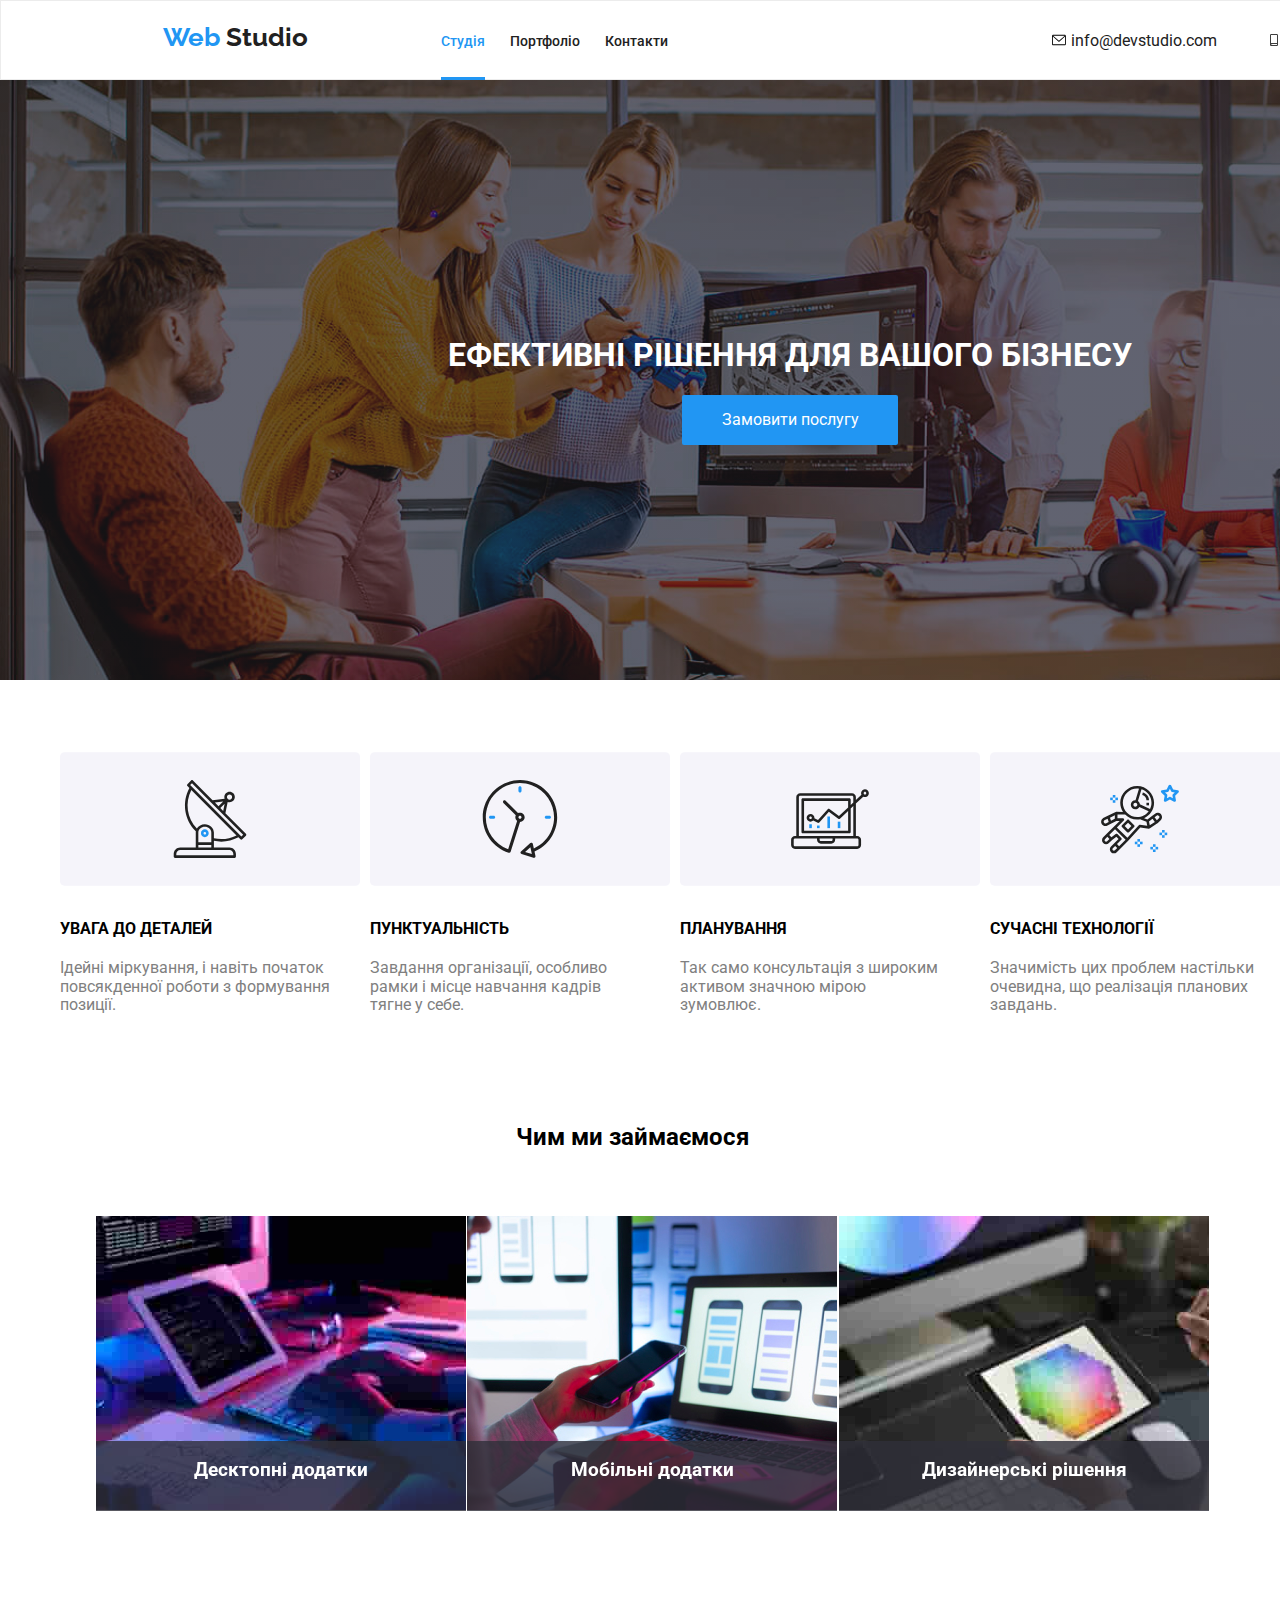
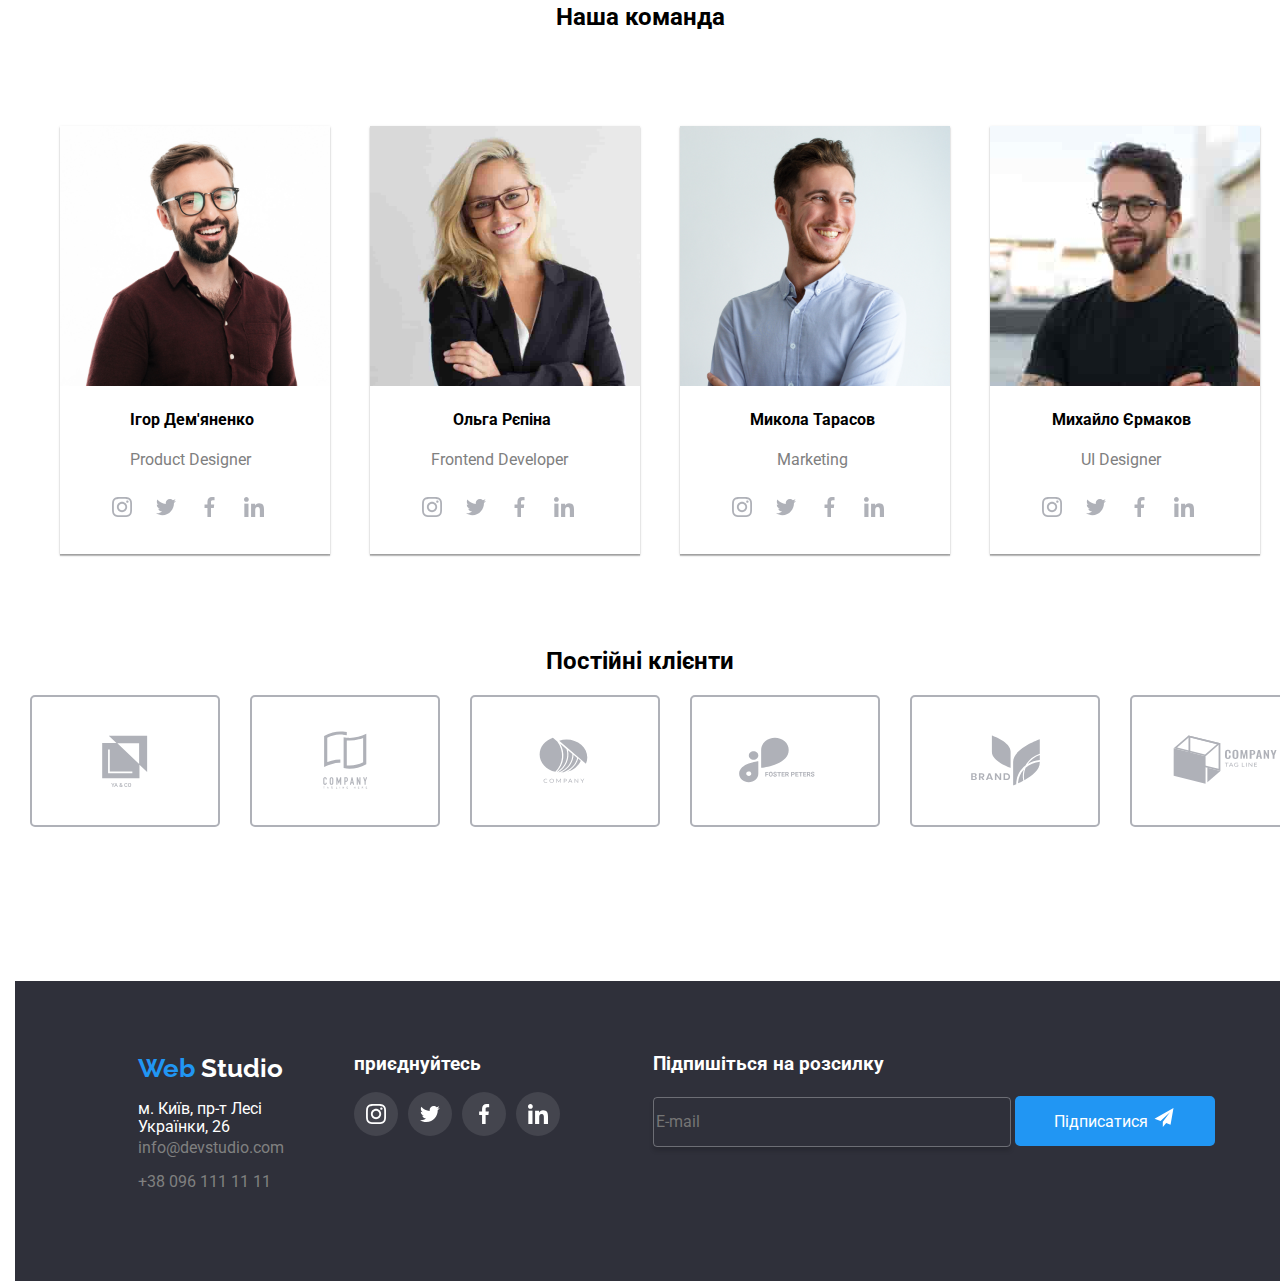
<file: index.html>
<!DOCTYPE html>
<html lang="en">
  <head>
    <meta charset="UTF-8" />
    <meta http-equiv="X-UA-Compatible" content="IE=edge" />
    <meta name="viewport" content="width=device-width, initial-scale=1.0" />
    <link rel="preconnect" href="https://fonts.googleapis.com" />
    <link rel="preconnect" href="https://fonts.gstatic.com" crossorigin />
    <link
      href="https://fonts.googleapis.com/css2?family=Montserrat:ital,wght@0,100..900;1,100..900&family=Roboto+Slab:wght@100..900&display=swap"
      rel="stylesheet"
    />

    <link rel="preconnect" href="https://fonts.gstatic.com" crossorigin />
    <link
      href="https://fonts.googleapis.com/css2?family=Raleway:ital,wght@0,100..900;1,100..900&family=Roboto:ital,wght@0,100;0,300;0,400;0,500;0,700;0,900;1,100;1,300;1,400;1,500;1,700;1,900&display=swap"
      rel="stylesheet"
    />
    <link rel="stylesheet" href="./style.css" />
    <link rel="stylesheet" href="./modern-normalize.css" />
    <link rel="stylesheet" href="./reset.css" />
    <title>Document</title>
  </head>
  <body>
    <header class="header-1">
      <div class="containers">
        <a href="" class="logo">Web <span class="studio-h">Studio</span> </a>

        <nav>
          <ul class="menu">
            <li class="menu-item">
              <a class="menu-link  menu-link2" href="./index.html"
                >Студія</a
              >
            </li>
            <li class="menu-item">
              <a class="menu-link " href="./portfolio.html"
                >Портфоліо</a
              >
            </li>
            <li class="menu-item">
              <a class="menu-link " href="#">Контакти</a>
            </li>
          </ul>
        </nav>


<div class="container-div">
  <ul class="contacs-list">
    <li class="contacs-item">
       <a href="#" class="contacs-link">
    <svg class="contacts-icon">
      <use href="./icomon/header.svg#icon-emeil"></use>
    </svg>
    info@devstudio.com
    
  </a></li>
    <li class="contacs-item"> 
      <a href="#" class="contacs-link">
    <svg  class="contacts-icon">
      <use href="./icomon/header.svg#icon-phone"></use>
    </svg>
    +38 096 111 11 11
    
  </a></li>
  </ul>
</div>




      </div>
    </header>
    <main>
      <section>
        <div class="main-text">
          <h1 class="h1">Ефективні рішення для вашого бізнесу</h1>
          <button class="main-button btn-open">Замовити послугу</button>
        </div>
        <div class="backdrop is-hidden">
          <div class="modal">
            
            <a href="#"  class=" modal-a" >
               <svg class="btn-close modal-a-svg transform">
                <use href="./icomon/sprite3.svg.svg#icon-close"></use>
              </svg>
            </a>
             
           
            <p class="modal-p">Залиште свої дані, ми вам передзвонимо</p>
            <form action="#" class="form-modal">
              <div class="form-group">
                <label class="contact-form-lebel" for="name-input">Ім'я</label>
                <div class="contacs-form-wrapper transform">
                  <svg class="contact-form-icon">
                    <use href="./icomon/sprtie4.svg.svg#icon-name"></use>
                  </svg>
                  <input
                    id="name-input"
                    class="contact-form-input"
                    type="text"
                  />
                </div>
              </div>

              <div class="form-group">
                <label class="contact-form-lebel" for="tel-input"
                  >Телефон</label
                >
                <div class="contacs-form-wrapper transform">
                  <svg class="contact-form-icon">
                    <use href="./icomon/sprtie4.svg.svg#icon-tel2"></use>
                  </svg>
                  <input
                    id="tel-input"
                    class="contact-form-input"
                    type="text"
                  />
                </div>
              </div>

              <div class="form-group">
                <label class="contact-form-lebel" for="gmail-input"
                  >Пошта</label
                >
                <div class="contacs-form-wrapper transform">
                  <svg class="contact-form-icon">
                    <use href="./icomon/sprtie4.svg.svg#icon-email2"></use>
                  </svg>
                  <input
                    id="gmail-input"
                    class="contact-form-input"
                    type="text"
                  />
                </div>
              </div>
              <div class="form-group">
                <label class="contact-form-lebel" for="textarea"
                  >Коментар</label
                >
                <div class="contacs-form-wrapper-textarea transform">
                  <textarea id="textarea" class="contact-form-textarea">
Введіть текст </textarea
                  >
                </div>
              </div>
              <div class="div-checkbox">
                <label for="checkbox" class="input-checkbox">
                  <input type="checkbox" id="checkbox" />
                </label>
                <p class="p-modal-span">
                  Погоджуюся з розсилкою та приймаю
                  <a href="#" class="contract">Умови договору</a>
                </p>
              </div>
<div class="div-button-modal">
<button class="button-modal" type="submit">Відправити</button>
</div>
              
            </form>
          </div>
        </div>
      </section>
      <section>
        <ul class="ul">
          <li class="ul-li">
            <svg><use href="./icomon/symbol-defs.svg#icon-1"></use></svg>
            <h4>УВАГА ДО ДЕТАЛЕЙ</h4>
            <p>
              Ідейні міркування, і навіть початок повсякденної роботи з
              формування позиції.
            </p>
          </li>
          <li class="ul-li">
            <svg><use href="./icomon/symbol-defs.svg#icon-2"></use></svg>
            <h4>ПУНКТУАЛЬНІСТЬ</h4>
            <p>
              Завдання організації, особливо рамки і місце навчання кадрів тягне
              у себе.
            </p>
          </li>
          <li class="ul-li">
            <svg><use href="./icomon/symbol-defs.svg#icon-3"></use></svg>
            <h4>ПЛАНУВАННЯ</h4>
            <p>
              Так само консультація з широким активом значною мірою зумовлює.
            </p>
          </li>
          <li class="ul-li">
            <svg><use href="./icomon/symbol-defs.svg#icon-4"></use></svg>
            <h4>СУЧАСНІ ТЕХНОЛОГІЇ</h4>
            <p>
              Значимість цих проблем настільки очевидна, що реалізація планових
              завдань.
            </p>
          </li>
        </ul>
      </section>

      <section class="container section">
        <h2>Чим ми займаємося</h2>
        <ul class="section ul">
          <li class="wo-bo-img">
            <div class="div-h3"><h3 class="h3">Десктопні додатки</h3></div>
            <img src="./box.jpg" alt="" />
          </li>
          <li class="wo-bo-img">
            <div class="div-h3"><h3 class="h3">Мобільні додатки</h3></div>
            <img src="./tel.jpg" alt="" />
          </li>
          <li class="wo-bo-img">
            <div class="div-h3"><h3 class="h3">Дизайнерські рішення</h3></div>
            <img src="./gd.jpg" alt="" />
          </li>
        </ul>
      </section>
      <section>
        <h2>Наша команда</h2>
        <ul class="section-ul">
          <li class="team-img">
            <img class="jpg10" src="./img (10).jpg" alt="" />
            <h4 class="qwr">Ігор Дем'яненко</h4>
            <p class="iop">Product Designer</p>

            <ul class="icoon-ul">
              <li>
                <a class="list-icoon transform" href="">
                  <svg class="icoon transform">
                    <use
                      href="./icomon/sprite.svg.svg#icon-instagram"
                    ></use></svg>
                </a>
              </li>
              <li>
                <a class="list-icoon transform" href="">
                  <svg class="icoon transform">
                    <use href="./icomon/sprite.svg.svg#icon-twitter"></use></svg>
                </a>
              </li>
              <li>
                <a class="list-icoon transform" href="">
                  <svg class="icoon transform">
                    <use
                      href="./icomon/sprite.svg.svg#icon-facebook"
                    ></use></svg>
                </a>
              </li>
              <li>
                <a class="list-icoon transform" href="">
                  <svg class="icoon transform">
                    <use
                      href="./icomon/sprite.svg.svg#icon-linkedin"
                    ></use></svg>
                </a>
              </li>
            </ul>
          </li>
          <li class="team-img">
            <img class="jpg10" src="./women.jpg" alt="" />
            <h4 class="asd">Ольга Рєпіна</h4>
            <p class="jkl">Frontend Developer</p>
            <ul class="icoon-ul">
              <li>
                <a class="list-icoon transform" href="">
                  <svg class="icoon transform">
                    <use
                      href="./icomon/sprite.svg.svg#icon-instagram"
                    ></use></svg>
                </a>
              </li>

              <li>
                <a class="list-icoon transform" href="">
                  <svg class="icoon transform">
                    <use href="./icomon/sprite.svg.svg#icon-twitter"></use></svg>
                </a>
              </li>
              <li>
                <a class="list-icoon transform" href="">
                  <svg class="icoon transform">
                    <use
                      href="./icomon/sprite.svg.svg#icon-facebook"
                    ></use></svg>
                  </a>
              </li>
              <li>
                <a class="list-icoon transform" href="">
                  <svg class="icoon transform">
                    <use
                      href="./icomon/sprite.svg.svg#icon-linkedin"
                    ></use></svg>
                </a>
              </li>
            </ul>
          </li>
          <li class="team-img">
            <img class="jpg10" src="./img (11).jpg" alt="" />
            <h4 class="zxc">Микола Тарасов</h4>
            <p class="bnm">Marketing</p>
           <ul class="icoon-ul">
              <li>
                <a class="list-icoon transform" href="">
                  <svg class="icoon transform">
                    <use
                      href="./icomon/sprite.svg.svg#icon-instagram"
                    ></use></svg>
                </a>
              </li>

              <li>
                <a class="list-icoon transform" href="">
                  <svg class="icoon transform">
                    <use href="./icomon/sprite.svg.svg#icon-twitter"></use></svg>
                </a>
              </li>
              <li>
                <a class="list-icoon transform" href="">
                  <svg class="icoon transform">
                    <use
                      href="./icomon/sprite.svg.svg#icon-facebook"
                    ></use></svg>
                  </a>
              </li>
              <li>
                <a class="list-icoon transform" href="">
                  <svg class="icoon transform">
                    <use
                      href="./icomon/sprite.svg.svg#icon-linkedin"
                    ></use></svg>
                </a>
              </li>
            </ul>
          </li>
          <li class="team-img">
            <img class="jpg10" src="./uld.jpg" alt="" />
            <h4 class="vbn">Михайло Єрмаков</h4>
            <p class="tgh">UI Designer</p>
           <ul class="icoon-ul">
              <li>
                <a class="list-icoon transform" href="">
                  <svg class="icoon transform">
                    <use
                      href="./icomon/sprite.svg.svg#icon-instagram"
                    ></use></svg>
                </a>
              </li>

              <li>
                <a class="list-icoon transform" href="">
                  <svg class="icoon transform">
                    <use href="./icomon/sprite.svg.svg#icon-twitter"></use></svg>
                </a>
              </li>
              <li>
                <a class="list-icoon transform" href="">
                  <svg class="icoon transform">
                    <use
                      href="./icomon/sprite.svg.svg#icon-facebook"
                    ></use></svg>
                  </a>
              </li>
              <li>
                <a class="list-icoon transform" href="">
                  <svg class="icoon transform">
                    <use
                      href="./icomon/sprite.svg.svg#icon-linkedin"
                    ></use></svg>
                </a>
              </li>
            </ul>
          </li>
        </ul>
      </section>
      <section>
        <h2>Постійні клієнти</h2>
        <ul class="ul-li-svg">
          <li class="li-svg transform">
            <svg class="gr transform">
              <use href="./icomon/symbol-defs.svg#icon-gr1"></use>
            </svg>
          </li>
          <li>
            <svg class="gr transform">
              <use href="./icomon/symbol-defs.svg#icon-gr2"></use>
            </svg>
          </li>
          <li>
            <svg class="gr transform">
              <use href="./icomon/symbol-defs.svg#icon-gr3"></use>
            </svg>
          </li>
          <li>
            <svg class="gr transform">
              <use href="./icomon/symbol-defs.svg#icon-gr4"></use>
            </svg>
          </li>
          <li>
            <svg class="gr transform">
              <use href="./icomon/symbol-defs.svg#icon-gr5"></use>
            </svg>
          </li>
          <li>
            <svg class="gr transform">
              <use href="./icomon/symbol-defs.svg#icon-gr6"></use>
            </svg>
          </li>
        </ul>
      </section>
    </main>
    <footer class="footer bg">
      <div class="container">
        <div class="pd">
          <div class="imgggg">
            <a href=" #" class="logo2">Web <span class="studio">Studio</span></a>
            <p class="p-fotter">м. Київ, пр-т Лесі Українки, 26</p>
            <p>info@devstudio.com</p>
            <p>+38 096 111 11 11</p>
          </div>

          <div class="po">
            <h3 class="footer-h3">приєднуйтесь</h3>
            <ul class="icoon-ulj">
              <li>
                <a class="a-svg transform" href=""
                  ><svg class="svg-footer">
                    <use
                      href="./icomon/sprite2.svg.svg#icon-instagram-2"
                    ></use></svg>
                </a>
              </li>
              <li>
                <a class="a-svg transform" href=""
                  ><svg class="svg-footer">
                    <use
                      href="./icomon/sprite2.svg.svg#icon-twiter2"
                    ></use></svg>
                </a>
              </li>
              <li>
                <a class="a-svg transform" href=""
                  ><svg class="svg-footer">
                    <use
                      href="./icomon/sprite2.svg.svg#icon-facebook2"
                    ></use></svg>
                </a>
              </li>
              <li>
                <a class="a-svg transform" href=""
                  ><svg class="svg-footer">
                    <use
                      href="./icomon/sprite2.svg.svg#icon-linkedin2"
                    ></use></svg>
                </a>
              </li>
            </ul>
          </div>
          <div class="div-footer">
            <h3 class="h3-foter">Підпишіться на розсилку</h3>
            <form action="#" class="form-svg">
              <input class="input-foter" placeholder="E-mail" type="email" />
              <button class="input-foter23" type="submit">
                Підписатися
                <svg class="foter-svgggg">
                  <use
                    class="svg-use"
                    href="./icomon/submit.svg#icon-submit"></use>
                </svg>
              </button>
            </form>
          </div>
        </div>
      </div>
    </footer>
    <script src="./modal.js"></script>
  </body>
</html>
</file>
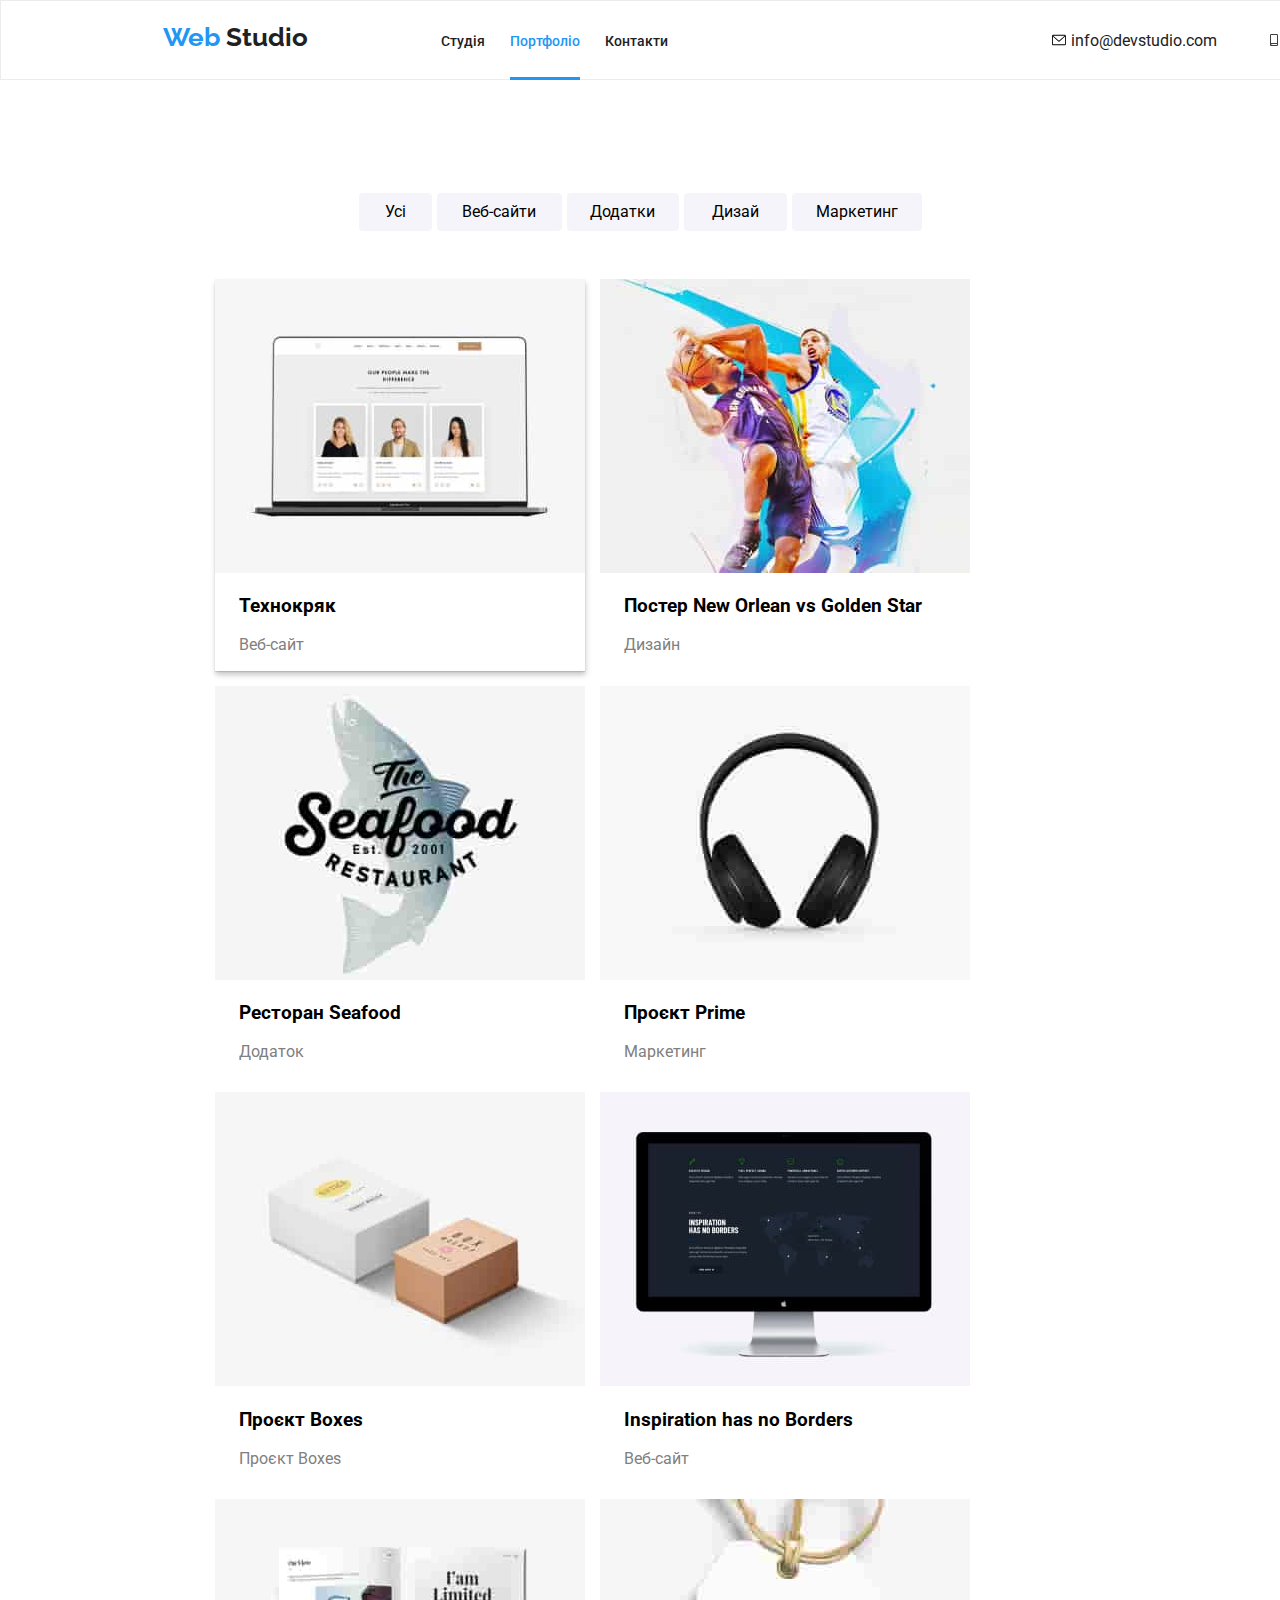
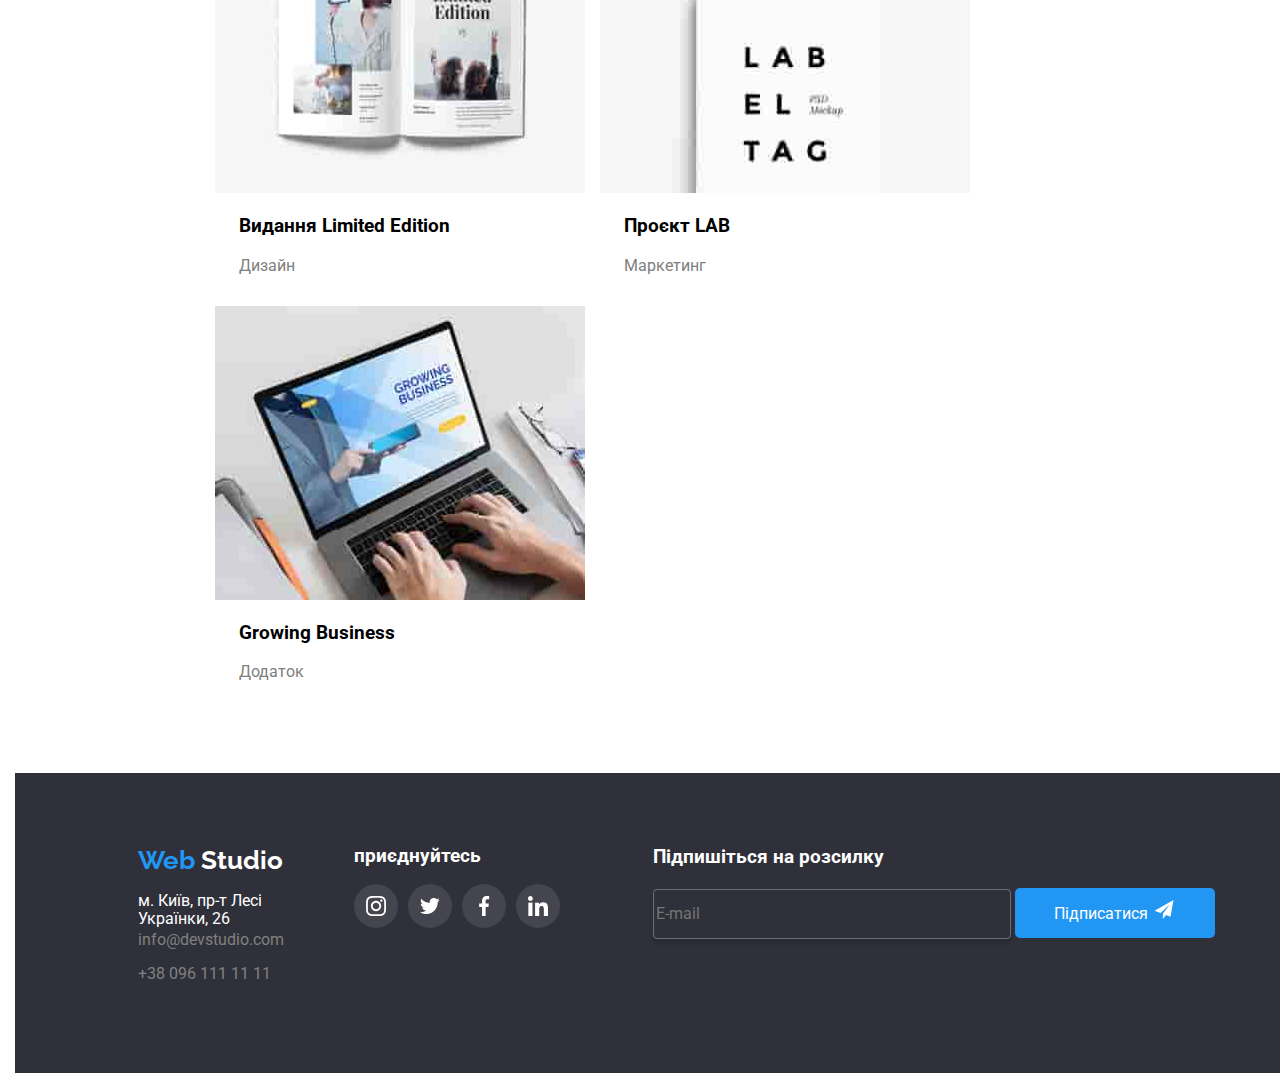
<file: portfolio.html>
<!DOCTYPE html>
<html lang="en">
  <head>
    <meta charset="UTF-8" />
    <meta http-equiv="X-UA-Compatible" content="IE=edge" />
    <meta name="viewport" content="width=device-width, initial-scale=1.0" />
    <link rel="preconnect" href="https://fonts.gstatic.com" crossorigin />
     <link
      href="https://fonts.googleapis.com/css2?family=Montserrat:ital,wght@0,100..900;1,100..900&family=Roboto+Slab:wght@100..900&display=swap"
      rel="stylesheet"
    />
    <link
      href="https://fonts.googleapis.com/css2?family=Raleway:ital,wght@0,100..900;1,100..900&family=Roboto:ital,wght@0,100;0,300;0,400;0,500;0,700;0,900;1,100;1,300;1,400;1,500;1,700;1,900&display=swap"
      rel="stylesheet"
    />
      <link rel="stylesheet" href="./style.css">
    <link rel="stylesheet" href="./modern-normalize.css">
    <link rel="stylesheet" href="./reset.css" />
    <title>Document</title>
  </head>
  <body>
    <header class="header-1">
      <div class="containers">
        <a href="./index.html" class="logo">Web <span class="studio-h">Studio</span> </a>

        <nav>
          <ul class="menu">
            <li class="menu-item">
              <a class="menu-link " href="./index.html"
                >Студія</a
              >
            </li>
            <li class="menu-item">
              <a class="menu-link  menu-link2" href="./portfolio.html"
                >Портфоліо</a
              >
            </li>
            <li class="menu-item">
              <a class="menu-link " href="#">Контакти</a>
            </li>
          </ul>
        </nav>


<div class="container-div">
  <ul class="contacs-list">
    <li class="contacs-item">
       <a href="#" class="contacs-link">
    <svg class="contacts-icon">
      <use href="./icomon/header.svg#icon-emeil"></use>
    </svg>
    info@devstudio.com
    
  </a></li>
    <li class="contacs-item"> 
      <a href="#" class="contacs-link">
    <svg  class="contacts-icon">
      <use href="./icomon/header.svg#icon-phone"></use>
    </svg>
    +38 096 111 11 11
    
  </a></li>
  </ul>
</div>




      </div>
    </header>
    <main class="color">
      <section class="container-section">
        <button class="btn btn-1 transform">Усі</button>
        <button class="btn btn-2 transform">Веб-сайти</button>
        <button class="btn btn-3 transform">Додатки</button>
        <button class="btn btn-4 transform">Дизай</button>
        <button class="btn btn-5 transform">Маркетинг</button>
      </section>

      <section class="section-portf">
        <ul class="potrf-ul">
            <li  class="li li-box   transform  li-hover"> 
              <h3 class="h3-div  ">Ресурс пропонує комплексні пропозиції з різним рівнем функціоналу та сервісів. Все це дозволить відвідувачу отримати вичерпні відомості про компанію чи приватну особу.</h3>
        
                <img  src="./1 (2).jpg" alt="">
                    <div class="div-portfolio"><h3>Технокряк</h3>
                <p>Веб-сайт</p></div>
            </li>
            <li class="li 1  transform   li-hover">
              <h3 class="h3-div   ">Ресурс пропонує комплексні пропозиції з різним рівнем функціоналу та сервісів. Все це дозволить відвідувачу отримати вичерпні відомості про компанію чи приватну особу.</h3>
        
                <img src="1 (1).jpg" alt="">
                    <div class="div-portfolio"><h3>Постер New Orlean vs Golden Star</h3>
                <p>Дизайн</p></div>
            </li>
            <li class="li   transform  li-hover"> 
              <h3 class="h3-div   ">Ресурс пропонує комплексні пропозиції з різним рівнем функціоналу та сервісів. Все це дозволить відвідувачу отримати вичерпні відомості про компанію чи приватну особу.</h3>
        
                <img src="./1 (4).jpg " alt="">
                    <div class="div-portfolio"><h3>Ресторан Seafood</h3>
                <p>Додаток</p></div>
            </li>
            <li class="li   transform  li-hover"><h3 class="h3-div   ">Ресурс пропонує комплексні пропозиції з різним рівнем функціоналу та сервісів. Все це дозволить відвідувачу отримати вичерпні відомості про компанію чи приватну особу.</h3>
        
                <img src="./1 (3).jpg" alt="">
                    <div class="div-portfolio"><h3>Проєкт Prime</h3>
                <p>Маркетинг</p></div>
            </li>
            <li class="li  transform   li-hover"><h3 class="h3-div   ">Ресурс пропонує комплексні пропозиції з різним рівнем функціоналу та сервісів. Все це дозволить відвідувачу отримати вичерпні відомості про компанію чи приватну особу.</h3>
        
                <img src="./4 (1).jpg" alt="">
                    <div class="div-portfolio"><h3>Проєкт Boxes</h3>
                <p>Проєкт Boxes</p></div>
            </li>
            <li class="li   transform  li-hover"><h3 class="h3-div   ">Ресурс пропонує комплексні пропозиції з різним рівнем функціоналу та сервісів. Все це дозволить відвідувачу отримати вичерпні відомості про компанію чи приватну особу.</h3>
        
                <img src="./pc.jpg" alt="">
                    <div class="div-portfolio"><h3>Inspiration has no Borders</h3>
                <p>Веб-сайт</p></div>
            </li>
            <li class="li li-hover"><h3 class="h3-div  ">Ресурс пропонує комплексні пропозиції з різним рівнем функціоналу та сервісів. Все це дозволить відвідувачу отримати вичерпні відомості про компанію чи приватну особу.</h3>
        
                <img src="./img (6).jpg" alt="">
                    <div class="div-portfolio"><h3>Видання Limited Edition</h3>
                <p>Дизайн</p></div>
            </li>
            <li class="li  transform   li-hover"><h3 class="h3-div   ">Ресурс пропонує комплексні пропозиції з різним рівнем функціоналу та сервісів. Все це дозволить відвідувачу отримати вичерпні відомості про компанію чи приватну особу.</h3>
        
                <img src="./img (7).jpg" alt="">
                    <div class="div-portfolio"><h3>Проєкт LAB</h3>
                <p>Маркетинг</p></div>
            </li>
            <li class="li   transform  li-hover">
              <h3 class="h3-div   ">Ресурс пропонує комплексні пропозиції з різним рівнем функціоналу та сервісів. Все це дозволить відвідувачу отримати вичерпні відомості про компанію чи приватну особу.</h3>
        
                <img src="./img (9).jpg" alt="">
                    <div class="div-portfolio"><h3>Growing Business</h3>
                <p>Додаток</p></div>
            </li>
        </ul>
      </section>
    </main>
      <footer class="footer bg">
      <div class="container">
        <div class="pd">
          <div class="imgggg">
            <a href=" #" class="logo2">Web <span class="studio">Studio</span></a>
            <p class="p-fotter">м. Київ, пр-т Лесі Українки, 26</p>
            <p>info@devstudio.com</p>
            <p>+38 096 111 11 11</p>
          </div>

          <div class="po">
            <h3 class="footer-h3">приєднуйтесь</h3>
            <ul class="icoon-ulj">
              <li>
                <a class="a-svg transform" href=""
                  ><svg class="svg-footer">
                    <use
                      href="./icomon/sprite2.svg.svg#icon-instagram-2" ></use></svg></a>
              </li>
              <li>
                <a class="a-svg transform" href=""
                  ><svg class="svg-footer">
                    <use
                      href="./icomon/sprite2.svg.svg#icon-twiter2" ></use></svg></a>
              </li>
              <li>
                <a class="a-svg transform" href=""
                  ><svg class="svg-footer">
                    <use
                      href="./icomon/sprite2.svg.svg#icon-facebook2"></use></svg></a>
              </li>
              <li>
                <a class="a-svg transform" href=""
                  ><svg class="svg-footer">
                    <use
                      href="./icomon/sprite2.svg.svg#icon-linkedin2"></use></svg></a>
              </li>
            </ul>
          </div>
          <div class="div-footer">
            <h3 class="h3-foter">Підпишіться на розсилку</h3>
            <form action="#" class="form-svg">
              <input class="input-foter" placeholder="E-mail" type="email" />
              <button class="input-foter23" type="submit">
                Підписатися
                <svg class="foter-svgggg">
                  <use
                    class="svg-use"
                    href="./icomon/submit.svg#icon-submit"
                  ></use>
                </svg>
              </button>
            </form>
          </div>
        </div>
      </div>
    </footer>
  </body>
</html>
</file>
<file: style.css>
body {
  font-family: "Roboto";
}
ul {
  list-style: none;
}
header {
  display: flex;
  justify-content: space-around;
  align-items: baseline;
  max-height: 80px;
}
h2 {
  display: flex;
  justify-content: center;
}
.Web {
  color: rgb(33, 150, 242);
  font-family: "Raleway";
}

.menu {
  display: flex;
  gap: 25px;
}
.menu-link {
  padding-bottom: 26px;
  font-weight: 500;
  font-size: 14px;
  color: #212121;
  text-decoration: none;
  position: relative;
  transition-property: background-color, color;
  transition-duration: 250ms;
  transition-timing-function: cubic-bezier(0.4, 0, 0.2, 1);
}

.logo {
  padding-top: 22px;
  padding-right: 93px;
  font-weight: 700;
  font-family: "Raleway";
  color: #2196f3;
  font-size: 26px;
}

.logo2{
    padding-top: 22px;
  font-weight: 700;
  font-family: "Raleway";
  color: #2196f3;
  font-size: 26px;
}

.studio-h {
  color: #212121;
}

.studio {
  color: white;
}

.menu-link::after {
  content: "";
  width: 100%;
  height: 3px;
  background-color: #2196f3;
  position: absolute;
  bottom: -5px;
  left: 0;
  transform: scale(0);
    transition-property:  transform, color;
  transition-duration: 250ms;
  transition-timing-function: cubic-bezier(0.4, 0, 0.2, 1);
}

.menu-link3,
.menu-link2 {
  transition-property: background-color, color;
  transition-duration: 250ms;
  transition-timing-function: cubic-bezier(0.4, 0, 0.2, 1);
}

.menu-link2 {
  color: #2196f3;
}
.menu-link2::after {
  content: "";
  width: 100%;
  height: 3px;
  background-color: #2196f3;
  position: absolute;
  bottom: -5px;
  left: 0;
  transform: scale(1);
    transition-property:  transform , color;
  transition-duration: 250ms;
  transition-timing-function: cubic-bezier(0.4, 0, 0.2, 1);
}

.link-active::after,
.menu-link:hover::after,
.menu-link:hover {
  transform:scale(1);
  color: #2196f3;
}

.containers {
  display: flex;
  justify-content: baseline;
  max-height: 50px;
  align-items: baseline;
}

.contacts-icon {
  height: 17px;
  width: 14px;
  color: #212121;

  padding-top: 5px;
}

.container-div {
  padding-left: 344px;
}

.contacs-link {
  gap: 5px;
  display: flex;
  align-items: baseline;
  color: #212121;
  transition-property: fill, color;
  transition-duration: 250ms;
  transition-timing-function: cubic-bezier(0.4, 0, 0.2, 1);
}

.contacs-link:hover {
  color: #2196f3;
  fill: #2196f3;
}

.contacs-list {
  max-height: 15px;
  display: flex;
  justify-content: baseline;
  gap: 50px;
}

.h1 {
  font-family: "Roboto";
  color: white;
  display: flex;
  justify-content: center;
}

.h11 {
  fill: #757575;
  padding-right: 10px;
  width: 25px;
  height: 20px;
}

.h11:hover,
.email:hover {
  fill: #2196f3;
  color: #2196f3;
}

.fill:hover,
.usee:hover {
  fill: #2196f3;
  stroke: #ffff;
}

.gr {
  fill: #afb1b8;
  margin-left: 30px;
  margin-bottom: 74px;
  width: 190px;
  height: 132px;
  gap: 30px;
  border: 2px solid #afb1b8;
  border-radius: 5px;
}

.gr:hover {
  border: 2px solid #2196f3;
  fill: #2196f3;
}

.li-svg:hover .gr {
  fill: #2196f3;
}

.ul-li-svg {
  display: flex;
  justify-content: center;
}

.wo-bo-img {
  position: relative;
  display: flex;
}

.div-h3 {
  position: absolute;
  top: 225px;
  color: #ffff;
  width: 370px;
  height: 70px;
  background-color: rgba(47, 48, 58, 80%);
}

.h3 {
  display: flex;
  justify-content: center;
  align-items: center;
}

.fcxwxcee {
  width: 33px;
  height: 32px;
}

.cdsasdv {
  width: 28px;
  height: 27px;
}

.email-div {
  display: flex;
  padding-left: 200px;
  gap: 30px;
}

.icoon {
  fill: #afb1b8;
  width: 20px;
  height: 20px;
}

.icoon-ul {
  display: flex;
  align-items: baseline;
}

.icoon-ulj {
  gap: 10px;
  padding: 0;
  display: flex;
  align-items: baseline;
}

.list-icoon {
  width: 44px;
  height: 44px;
  background-color: #fff;
  border-radius: 50%;
  display: flex;
  justify-content: center;
  align-items: center;
}

.list-icoon:hover {
  background-color: #2196f3;
}

.list-icoon:hover .icoon {
  fill: #fff;
}

.Studio {
  color: white;
}
.footer {
  margin-top: 75px;
  font-family: "Roboto";
  display: flex;
  align-items: center;
  height: 235px;
  background-color: #2f303a;
}

.tel {
  padding-bottom: 94px;
}
.StudioStudio {
  color: black;
}
p {
  font-family: "Roboto";
  color: grey;
}

.po {
  padding-bottom: 55px;
}

.backdrop {
  position: fixed;
  top: 0;
  left: 0;
  width: 100%;
  height: 100%;
  background-color: rgba(49, 36, 36, 0.5);
  opacity: 1;
  transition-property: opacity;
  transition-duration: 500ms;
  transition-timing-function: cubic-bezier(0, 4.92, 0.45, -2.42);
}

.backdrop.is-hidden {
  opacity: 0;
  pointer-events: none;
}

.no-scroll {
  overflow: hidden;
}

.backdrop.is-hidden .modal{
    transform: translate(-200%, -50%) scale(0.25) rotate(0deg);
    
}


.modal {
  box-shadow: 0 2px 1px 0 rgba(0, 0, 0, 0.2), 0 1px 1px 0 rgba(0, 0, 0, 0.14),
    0 1px 3px 0 rgba(0, 0, 0, 0.12);
  background: #fff;
  position: absolute;
  top: 50%;
  left: 50%;
  border-radius: 4px;
  width: 528px;
  height: 581px;
  padding: 15px;
   transition-property:transform ;
    transition-duration: 500ms;
    transition-timing-function: cubic-bezier(0, -2.32, 1, 3.03);
  transform: translate(-50%, -50%) scale(1) rotate(360deg) ;
}


 .modal-a{
  display: flex;
  justify-content: end;
 } 

.label-textarea {
  color: #757575;
  width: 448px;
  height: 138px;
}

.textarea {
  border: none;
}

.modal-p {
  color: #212121;
  font-size: 20px;
}

.madal-form {
  margin: 0 auto;
  width: 448px;
  height: 342px;
}

.p-modal-span-sdfg {
  text-decoration: underline;
  text-decoration-skip-ink: none;
  color: #2196f3;
}

.input-modal-2 {
  border: 1px solid rgba(33, 33, 33, 0.2);
  border-radius: 4px;
}

.icomon-svg {
  position: relative;
  top: -30px;
  left: 12px;
  max-width: 18px;
  max-height: 18px;
}

.p-modal1 {
  position: relative;
  top: -80px;
  right: 210px;
}


.form-group{
  width: 448px;
  margin: 0 auto;
}

.p-modal {
  position: relative;
  margin: 0 auto;
}

.p-modal2 {
  position: relative;
  top: -80px;
  right: 193px;
}

.p-modal3 {
  position: relative;
  top: -80px;
  right: 200px;
}

.p-modal4 {
  position: relative;
  top: -115px;
  right: 188px;
}

.img-modal {
  fill: black;
  width: 18px;
  height: 18px;
}

.email {
  display: flex;
  color: #757575;
  flex-direction: row;
  text-decoration: none;
}

.main-text {
  font-family: "Roboto";
  background-image: linear-gradient(
      to right,
      rgba(45, 45, 50, 0.4),
      rgba(40, 40, 50, 0.4)
    ),
    url(./comanda.png);
  width: 1580px;
  height: 600px;
  display: flex;
  justify-content: center;
  align-items: center;
  flex-direction: column;
}
.team-img {
  box-shadow: 0 2px 1px 0 rgba(0, 0, 0, 0.2), 0 1px 1px 0 rgba(0, 0, 0, 0.14),
    0 1px 3px 0 rgba(0, 0, 0, 0.12);
  background: #fff;
  height: 428px;
}

.qwr {
  padding-right: 70px;
  padding-left: 70px;
}

.iop {
  padding-right: 70px;
  padding-left: 70px;
}

.asd {
  padding-left: 83px;
  padding-right: 83px;
}

.jkl {
  padding-left: 61px;
  padding-right: 61px;
}

.zxc {
  padding-left: 70px;
  padding-right: 70px;
}

.bnm {
  padding-left: 97px;
  padding-right: 97px;
}

.vbn {
  padding-right: 62px;
  padding-left: 62px;
}

.header {
  display: flex;
  align-items: baseline;
}

.color {
  margin-top: 113px;
}

.header-1 {
  border: 1px solid #ececec;
  width: 1582px;
  height: 80px;
}

.a-nav {
  text-decoration: none;
  color: black;
}

.tgh {
  padding-left: 91px;
  padding-right: 91px;
}

.modal-a {
  display: flex;
  justify-content: end;
}

.textarea {
  width: 100%;
  height: 120px;
  padding-top: 12px;
  padding-left: 16px;
  color: #757575;
}

.input-modal3 {
  height: 100px;
}

.div-svg-input2 {
  height: 100px;
}

.textarea:hover {
  border-color: #2196f3;
}

.textarea:focus {
  border-color: #2196f3;
}

.div-checkbox {
  display: flex;
  align-items: baseline;
  gap: 5px;
  justify-content: center;
}

.form-modal {
  margin: 0 auto;
}

.input-checkbox {
  width: 16px;
  height: 15px;
}

.modal-a-svg:hover {
  fill: #2196f3;
}

.modal-a-svg {
  color: #212121;
  width: 18px;
  height: 18px;
  border: 2px rgba(0, 0, 0, 10%) solid;
  border-radius: 50%;
}

.modal-a-svg:hover {
  color: #2196f3;
}

.madal-form {
  display: flex;
  flex-direction: column;
}

.modal {
  height: 581px;
  width: 528px;
}

.input-modal {
  font-weight: 400;
  font-size: 12px;
  letter-spacing: 0.01em;
  color: #757575;
}

.foter-svgggg {
  padding-top: 5px;
  width: 24px;
  height: 24px;
}

.p-modal-span {
  display: flex;
  justify-content: center;
}

.p-fotter {
  height: 23px;
  color: #ffffffff;
}

.input-foter23 {
  padding-bottom: 8px;
  width: 200px;
  height: 50px;
  background-color: #2196f3;
  color: #ffffffff;
  border: none;
  border-radius: 5px;
}

.input-foter {
  width: 358px;
  height: 50px;
}

.h3-foter {
  margin: 0 auto;
  color: #ffffffff;
  margin-bottom: 20px;
}

.div-footer {
  margin-left: 93px;
  padding-bottom: 60px;
}

.input-foter {
  box-shadow: 0 4px 4px 0 rgba(0, 0, 0, 0.15);
  background: rgba(33, 150, 243, 0);
  border: 1px solid rgba(255, 255, 255, 0.3);
  border-radius: 4px;
  width: 358px;
  gap: 12px;
  height: 50px;
}

.form-svg {
  max-height: 86px;
  min-width: 570px;
}

.input-modal-2 {
  font-weight: 400;
  width: 448px;
  min-height: 40px;
  font-size: 12px;
  letter-spacing: 0.01em;
  color: rgba(117, 117, 117, 0.5);
}

.div-modal {
  display: flex;
  justify-content: center;
}

.contact-form-lebel {
  color: #757575;
}

.contacs-form-wrapper {
  border: 1px solid rgba(33, 33, 33, 0.2);
  border-radius: 4px;
  width: 448px;
  height: 40px;
  display: flex;
  justify-content: baseline;
  align-items: center;
}

.contact-form-icon {
  width: 18px;
  height: 18px;
  margin: 15px;
}

.contact-form-input {
  height: 18px;
}

.contacs-form-wrapper-textarea {
  border: 1px solid rgba(33, 33, 33, 0.2);
  border-radius: 4px;
  width: 448px;
  height: 142px;
  display: flex;
}

.contact-form-textarea {
  color: rgba(117, 117, 117, 0.5);

  width: 448px;
  height: 140px;
  padding-top: 12px;
  padding-left: 16px;
}

.contacs-form-wrapper:hover,
.contacs-form-wrapper:focus-within {
  border-color: #2196f3;
}

.contacs-form-wrapper-textarea:hover,
.contacs-form-wrapper-textarea:focus-within {
  border-color: #2196f3;
  color: #2196f3;
}

.button-modal {
  color: #fff;
  border-radius: 4px;
  width: 200px;
  height: 50px;
  border: none;
  box-shadow: 0 4px 4px 0 rgba(0, 0, 0, 0.15);
  background: #2196f3;
}

.div-button-modal{
  display: flex;
  justify-content: center;
}

.input-modal-3 {
  border: 1px solid rgba(33, 33, 33, 0.2);
  border-radius: 4px;
  width: 448px;
  height: 120px;
}

.modal-p {
  display: flex;
  justify-content: center;
}

.main-button {
  font-family: "Roboto";
  background-color: rgba(33, 150, 243, 1);
  justify-content: center;
  width: 216px;
  height: 50px;
  border: none;
  color: #fff;
  border-radius: 2px;
}

.h1 {
  display: flex;
  justify-content: center;
  text-transform: uppercase;
  text-align: center;
  color: #fff;
}

.ul-text {
  font-family: "Roboto";
  color: rgba(255, 255, 255, 1);
}

.erd {
  display: flex;
  flex-direction: column;
  align-items: center;
  gap: 70px;
}

.section-portf {
  padding-left: 215px;
}

.container {
  width: 1170px;

  padding-right: 15px;
  margin: 0 auto;
}

.contract {
  color: #2196f3;
}

.svg-footer {
  fill: white;
  width: 20px;
  height: 20px;
}

.a-svg {
  width: 44px;
  height: 44px;
  background-color: rgba(255, 255, 255, 10%);
  border-radius: 50%;
  display: flex;
  gap: 5px;
  justify-content: center;
  align-items: center;
  flex-direction: row;
}

.imgggg {
padding-right: 70px;
  width: 300px;
}

.li-a-svg {
  display: flex;
  flex-direction: column-reverse;
}

.a-svg:hover {
  background-color: #2196f3;
}

.jpg10 {
  width: 270px;
  height: 260px;
}

.ul-li {
  max-width: 270px;
  min-height: 248px;
}
.qw {
  padding-left: 60px;
  padding-right: 93px;
  padding-top: 24px;
}

.nav {
  display: flex;
  font-family: "Roboto";
  text-decoration: none;
  gap: 50px;
  height: 16;
}

.img-header {
  padding-right: 5px;
  width: 20px;
  height: 16px;
}

.fdsfv {
  padding-left: 93px;
}

.cfdsd {
  padding-right: 265px;
}

.li-box {
  box-shadow: 1px 4px 6px 0 rgba(0, 0, 0, 0.16), 0 4px 4px 0 rgba(0, 0, 0, 0.06),
    0 1px 1px 0 rgba(0, 0, 0, 0.12);
  background: #fff;
}

.li-hover:hover .h3-div {
  transform: scale(1);

}



.h3-div {


  position: absolute;
  font-weight: 400;
  color: #fff;
  width: 370px;
  display: flex;
  align-items: center;
  height: 294px;
  padding-left: 24px;
  padding-right: 24px;
  background: rgba(33, 150, 243, 0.9);
  font-size: 21px;
  transform: scale(0);
    transition-property: transform;
  transition-duration: 250ms;
  transition-timing-function: cubic-bezier(0.4, 0, 0.2, 1);
  margin: 0 auto;
}

.transform {
  transition-property: fill, color, background-color, box-shadow;
  transition-duration: 250ms;
  transition-timing-function: cubic-bezier(0.4, 0, 0.2, 1);
}

.a-p22 {
  transition-duration: 250ms;
  transition-timing-function: cubic-bezier(0.4, 0, 0.2, 1);
  margin-bottom: 28px;
  color: #2196f3;
}

.li-1 {
  box-shadow: 10, 10, 20, 10, gray;
}
.ul {
  margin-top: 64px;
  margin-bottom: 94px;
  display: flex;
  justify-content: center;
  justify-content: space-around;
}
#Wed {
  font-family: "Raleway";
}

.section-ul {
  margin-top: 94px;
  margin-bottom: 94px;
  display: flex;
  justify-content: center;
  justify-content: space-around;
}

.container-section {
  display: flex;
  justify-content: center;
  gap: 5px;
  margin-bottom: 48px;
}

.div-portfolio {
  padding-left: 24px;
}

.body {
  width: 1440px;
}

.potrf-ul {
  display: flex;
  flex-wrap: wrap;
  padding: 0;
  gap: 15px;
}
.li {
  max-width: 370px;
}

.h4-btn {
  font-weight: 500;
  text-align: center;

  margin: 0 auto;
}

.btn-1 {
  width: 73px;
  height: 38px;
}

.btn-2 {
  width: 125px;
  height: 38px;
}
.btn-3 {
  width: 112px;
  height: 38px;
}
.btn-4 {
  width: 103px;
  height: 38px;
}
.btn-5 {
  width: 130px;
  height: 38px;
}

.btn {
  border-radius: 4px;
  border: none;
  height: 38px;
  gap: 8px;
  padding: 0 auto;
  background: #f5f4fa;
  font-family: "Roboto";
}

.btn:hover {
  color: #fff;
  box-shadow: 0 2px 2px 0 rgba(0, 0, 0, 0.12), 0 1px 2px 0 rgba(0, 0, 0, 0.08),
    0 3px 1px 0 rgba(0, 0, 0, 0.1);
  border-radius: 4px;
  background-color: #2196f3;
}

.p {
  display: flex;
}

.bg {
  margin-left: 15px;
  height: 300px;
}

.pd {
  padding-left: 75px;
  display: flex;
  align-items: center;
}

.svg-use {
  padding-top: 10px;
}

.g {
  min-height: 200px;
}

.g {
  display: flex;
  justify-content: center;
  gap: 30px;
  padding-top: 50px;
}

.v {
  display: flex;

  justify-content: center;
}

.path1:hover {
  fill: #2196f3;
}

.path:hover {
  fill: #2196f3;
}

.ress:hover {
  fill: #fff;
}

.rect:hover {
  stroke: #2196f3;
}

.img-header:hover {
  stroke: #2196f3;
}

.pathhh {
  fill: #2196f3;
}

.footer-h3 {
  color: #fff;
  margin: 0 auto;
}
</file>
